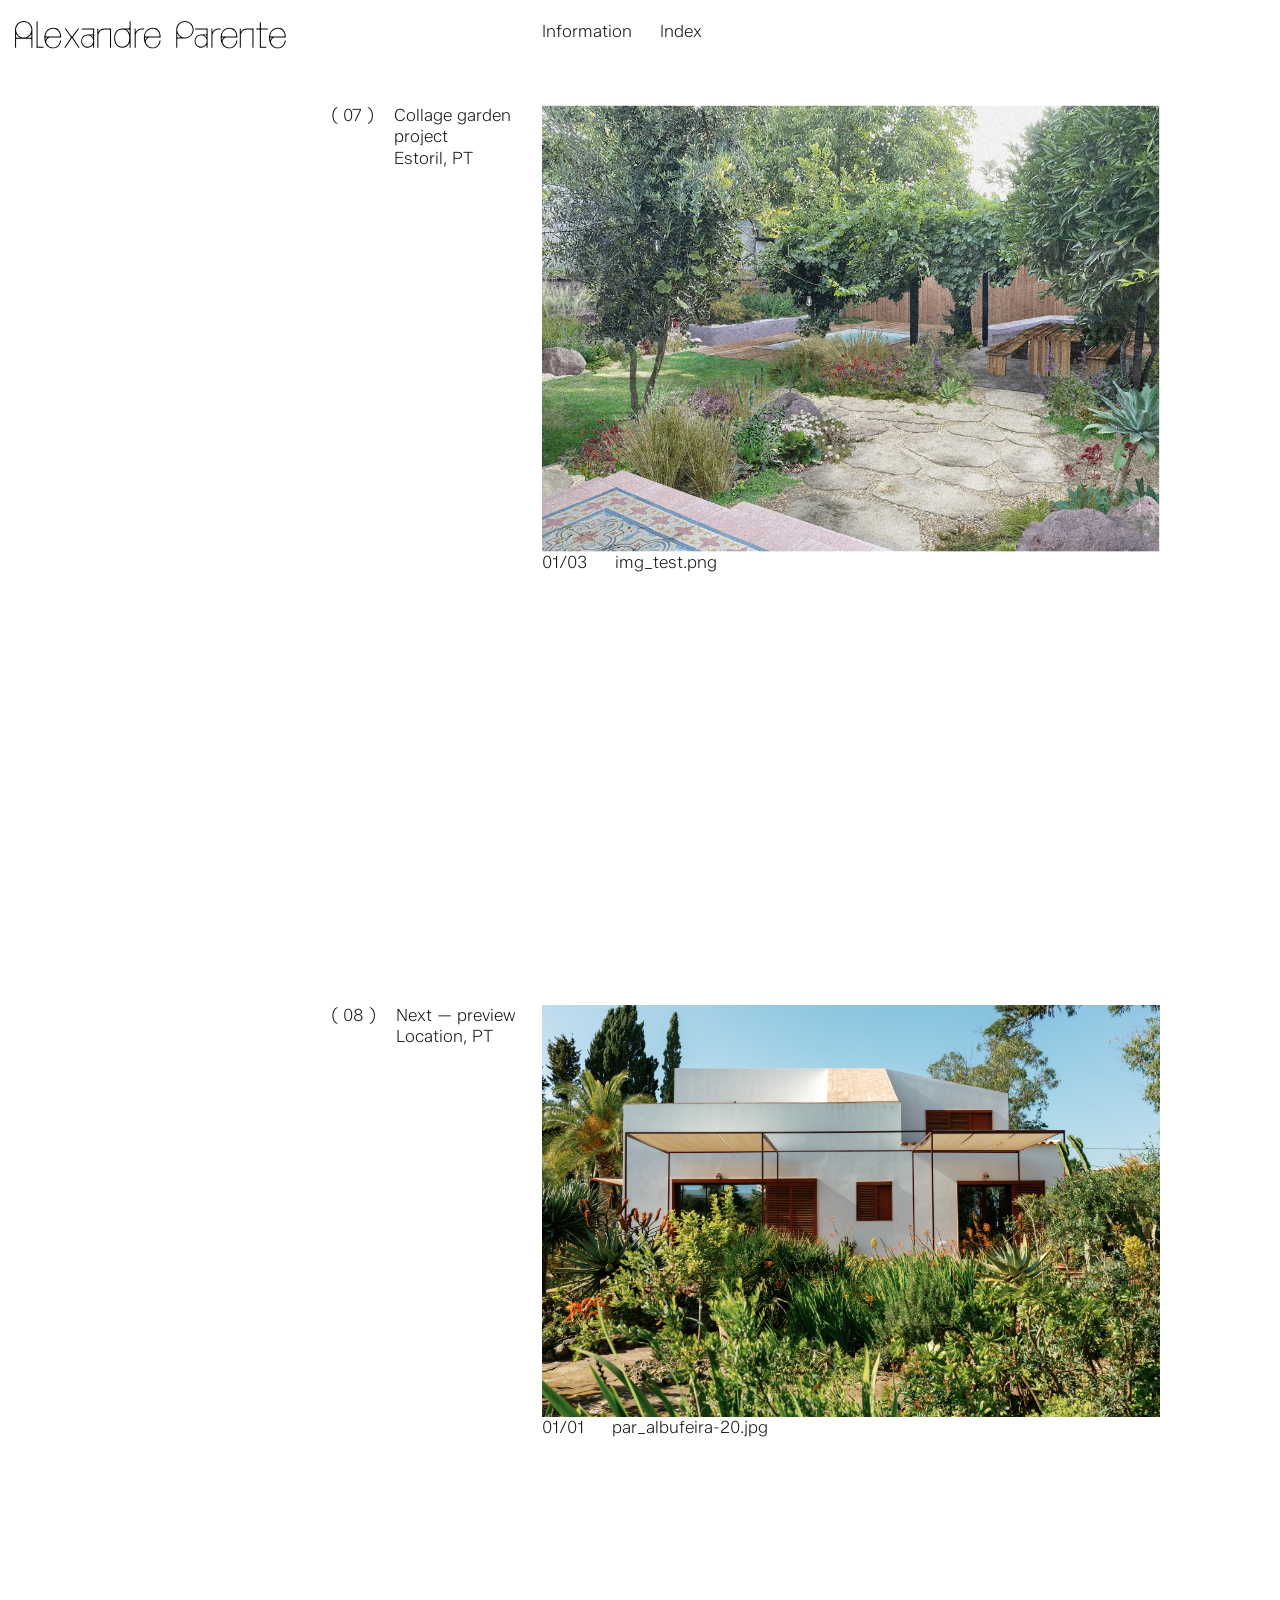
<file: index.html>
<!doctype html>
<html lang="en">
  <head>
    <meta charset="UTF-8" />
    <meta name="viewport" content="width=device-width, initial-scale=1.0" />
    <meta
      name="description"
      content="Alexandre Parente is an architect working with landscape and spatial research."
    />
    <meta name="author" content="Alexandre Parente" />
    <meta name="theme-color" content="#ffffff" />
    <title>Alexandre Parente — Landscape and Spatial Research</title>
    <link rel="stylesheet" href="style.css" />
    <script src="main.js" defer></script>
  </head>

  <body>
    <header class="site-header" aria-label="Site header">
      <a class="site-brand element-reveal" href="info.html" aria-label="Alexandre Parente, information">
        <img src="assets/graphics/Logo.svg" alt="Alexandre Parente" />
      </a>

      <nav class="site-navigation" aria-label="Main navigation">
        <a class="text-link text-reveal" href="info.html">Information</a>
        <button class="text-link text-reveal" type="button" data-open-dialog="project-index">
          Index
        </button>
      </nav>
    </header>

    <main id="projects" class="project-index" aria-label="Selected projects">
      <!-- Project panels are created from the project list in main.js. -->
    </main>

    <dialog class="site-dialog" id="project-index" aria-labelledby="index-title">
      <div class="dialog-heading">
        <h2 id="index-title">Index</h2>
        <button class="dialog-close" type="button" aria-label="Close index" data-close-dialog>
          Close
        </button>
      </div>
      <ol class="index-list" id="index-list"></ol>
    </dialog>

  </body>
</html>
</file>
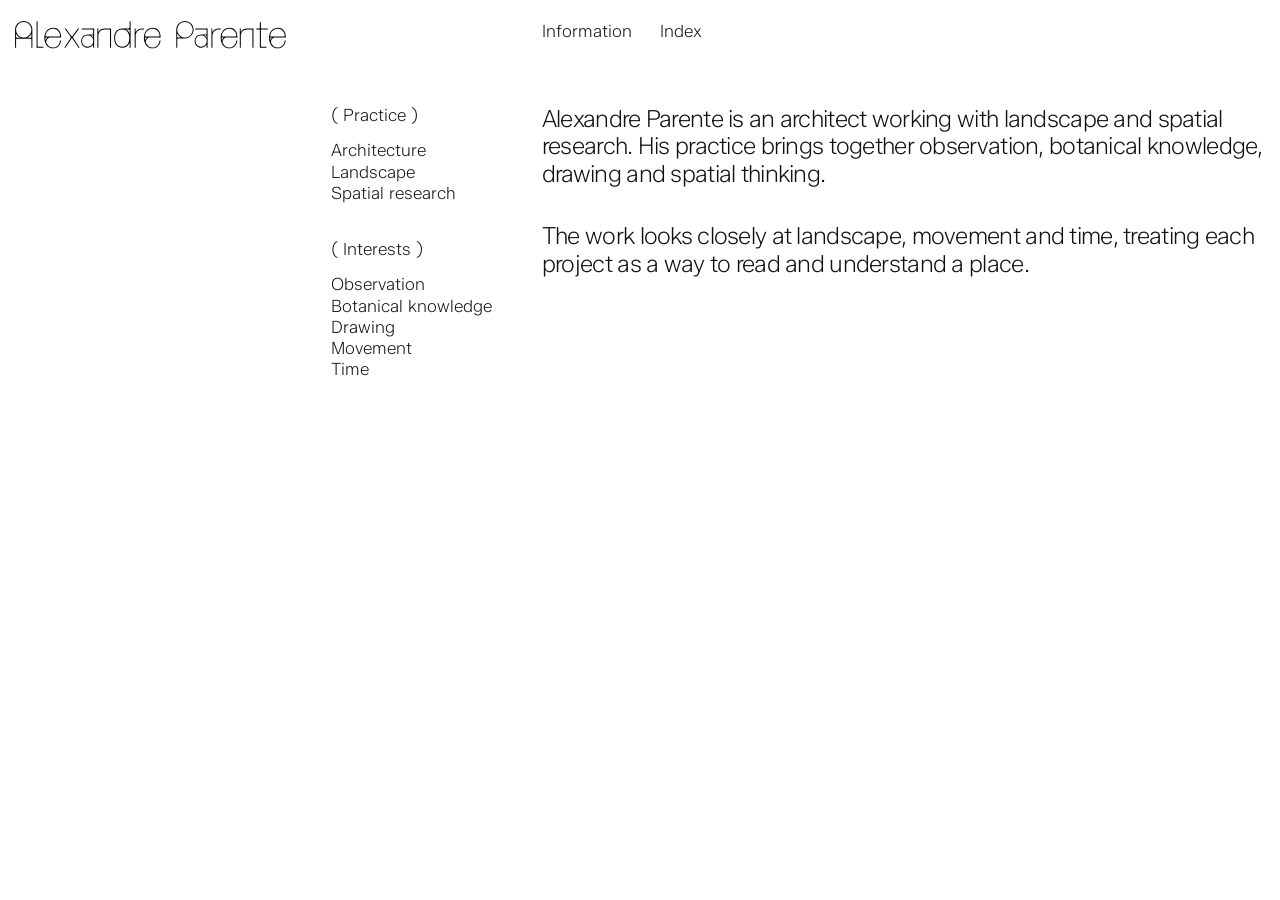
<file: info.html>
<!doctype html>
<html lang="en">
  <head>
    <meta charset="UTF-8" />
    <meta name="viewport" content="width=device-width, initial-scale=1.0" />
    <meta
      name="description"
      content="Information about Alexandre Parente's work with landscape and spatial research."
    />
    <meta name="author" content="Alexandre Parente" />
    <meta name="theme-color" content="#ffffff" />
    <title>Information — Alexandre Parente</title>
    <link rel="stylesheet" href="style.css" />
  </head>

  <body class="information-page">
    <header class="site-header" aria-label="Site header">
      <a class="site-brand element-reveal" href="info.html" aria-label="Alexandre Parente, information">
        <img src="assets/graphics/Logo.svg" alt="Alexandre Parente" />
      </a>

      <nav class="site-navigation" aria-label="Main navigation">
        <a class="text-link text-reveal" href="info.html" aria-current="page">Information</a>
        <a class="text-link text-reveal" href="index.html">Index</a>
      </nav>
    </header>

    <main class="information-layout">
      <div class="information-copy">
        <p class="text-reveal">
          Alexandre Parente is an architect working with landscape and spatial
          research. His practice brings together observation, botanical knowledge,
          drawing and spatial thinking.
        </p>
        <p class="text-reveal">
          The work looks closely at landscape, movement and time, treating each
          project as a way to read and understand a place.
        </p>
      </div>

      <aside class="information-details" aria-label="Practice">
        <section class="information-group text-reveal">
          <h2>( Practice )</h2>
          <p>Architecture<br />Landscape<br />Spatial research</p>
        </section>

        <section class="information-group text-reveal">
          <h2>( Interests )</h2>
          <p>Observation<br />Botanical knowledge<br />Drawing<br />Movement<br />Time</p>
        </section>
      </aside>
    </main>
  </body>
</html>
</file>
<file: style.css>
@font-face {
  font-family: "Zalando Sans";
  src: url("assets/fonts/ZalandoSans-ExtraLight.ttf") format("truetype");
  font-style: normal;
  font-weight: 200;
  font-display: swap;
}

:root {
  color: #111;
  background: #fff;
  font-family: "Zalando Sans", Arial, sans-serif;
  font-size: 14px;
  font-synthesis: none;
  text-rendering: optimizeLegibility;
  -webkit-font-smoothing: antialiased;
  -moz-osx-font-smoothing: grayscale;
  --page-gutter: 1.15vw;
  --grid-gap: 1.15vw;
  --reveal-ease: cubic-bezier(0.4, 0, 0.2, 1);
}

* {
  box-sizing: border-box;
}

html {
  scroll-behavior: smooth;
  scroll-snap-type: y mandatory;
}

body {
  min-width: 760px;
  margin: 0;
  background: #fff;
  font-size: 17px;
  font-weight: 200;
}

button,
a {
  color: inherit;
  font: inherit;
}

button {
  padding: 0;
  border: 0;
  background: none;
}

.site-header,
.project {
  display: grid;
  grid-template-columns: repeat(12, minmax(0, 1fr));
  column-gap: var(--grid-gap);
  padding-inline: var(--page-gutter);
}

.site-header {
  position: fixed;
  z-index: 5;
  inset: 0;
  align-items: start;
  padding-top: 1.5rem;
  pointer-events: none;
}

.site-brand {
  grid-column: 1 / span 3;
  display: block;
  width: min(100%, 23rem);
  line-height: 0;
  pointer-events: auto;
  --reveal-blur: 16px;
}

.site-brand img {
  display: block;
  width: 90%;
  height: auto;
}

.site-navigation {
  grid-column: 6 / span 2;
  justify-self: start;
  display: flex;
  gap: 2rem;
  width: max-content;
  white-space: nowrap;
  pointer-events: auto;
}

.site-navigation > :nth-child(1) {
  --reveal-delay: 180ms;
}

.site-navigation > :nth-child(2) {
  --reveal-delay: 260ms;
}

.text-link,
.dialog-close {
  cursor: pointer;
  text-decoration: none;
}

.text-link:hover,
.dialog-close:hover,
.index-list a:hover {
  opacity: 0.55;
}

.project-index {
  width: 100%;
}

.project {
  min-height: 100vh;
  min-height: 100svh;
  align-items: start;
  align-content: start;
  row-gap: 0;
  padding-top: 7.5rem;
  scroll-snap-align: start;
  scroll-snap-stop: always;
}

.project-caption {
  grid-column: 4 / span 2;
  display: grid;
  grid-template-columns: auto 1fr;
  align-items: start;
  gap: 1.4rem;
  margin: 0;
  font-size: 17px;
  line-height: 1.25;
}

.project-number {
  white-space: nowrap;
}

.project-title,
.project-location {
  display: block;
}

.project-title {
  margin: 0;
  font: inherit;
}

.project-visual {
  grid-column: 6 / span 6;
  position: relative;
  width: 100%;
  margin: 0;
}

.project-slide {
  display: none;
  position: relative;
  width: 100%;
  margin: 0;
}

.project-slide.is-active {
  display: block;
}

.project-slide img {
  display: block;
  width: auto;
  height: auto;
  max-width: 100%;
  max-height: 72svh;
  object-fit: contain;
}

.slider-zone {
  position: absolute;
  z-index: 3;
  top: 0;
  bottom: 0;
  width: 50%;
  cursor: pointer;
}

.slider-zone--previous {
  left: 0;
  cursor: w-resize;
}

.slider-zone--next {
  right: 0;
  cursor: e-resize;
}

.project-footer {
  grid-column: 6 / span 2;
  justify-self: start;
  display: flex;
  gap: 2rem;
  align-items: baseline;
  width: max-content;
  font-size: 17px;
  line-height: 1.2;
  margin-top: 0;
  white-space: nowrap;
}

.image-credit,
.slide-counter {
  display: block;
}

.visually-hidden {
  position: absolute;
  width: 1px;
  height: 1px;
  padding: 0;
  overflow: hidden;
  clip: rect(0, 0, 0, 0);
  white-space: nowrap;
  clip-path: inset(50%);
}

.site-dialog {
  position: fixed;
  inset: 50% auto auto 50%;
  width: min(42rem, calc(100vw - 3rem));
  max-width: none;
  max-height: min(75vh, 48rem);
  padding: 2rem;
  border: 1px solid #111;
  color: #111;
  background: #fff;
  transform: translate(-50%, -50%);
}

.site-dialog::backdrop {
  background: rgb(255 255 255 / 75%);
}

.dialog-heading {
  display: flex;
  align-items: baseline;
  justify-content: space-between;
  gap: 2rem;
  margin-bottom: 2rem;
}

.dialog-heading h2 {
  margin: 0;
  font-size: inherit;
  font-weight: 200;
}

.index-list {
  display: grid;
  gap: 0.8rem;
  margin: 0;
  padding: 0;
  list-style: none;
}

.index-list a {
  display: grid;
  grid-template-columns: 4rem 1fr auto;
  gap: 1rem;
  color: inherit;
  text-decoration: none;
}

.information-copy {
  max-width: 28rem;
  margin: 0;
  line-height: 1.5;
}

.information-page .site-header {
  align-items: start;
}

.information-layout {
  display: grid;
  grid-template-columns: repeat(12, minmax(0, 1fr));
  column-gap: var(--grid-gap);
  align-items: start;
  min-height: 100vh;
  min-height: 100svh;
  padding: 7.5rem var(--page-gutter) 3rem;
}

.information-page .information-copy {
  grid-column: 6 / span 7;
  align-self: start;
  max-width: none;
  margin: 0;
  font-size: clamp(1.65rem, 1.85vw, 2.15rem);
  letter-spacing: -0.03em;
  line-height: 1.16;
}

.information-page .information-copy p {
  margin: 0 0 2.5rem;
}

.information-page .information-copy p:nth-child(1) {
  --reveal-delay: 240ms;
}

.information-page .information-copy p:nth-child(2) {
  --reveal-delay: 360ms;
}

.information-details {
  grid-column: 4 / span 2;
  grid-row: 1;
  align-self: start;
  display: flex;
  flex-direction: column;
  align-items: start;
  gap: 2.5rem;
  font-size: 17px;
  line-height: 1.25;
}

.information-group:nth-child(1) {
  --reveal-delay: 440ms;
}

.information-group:nth-child(2) {
  --reveal-delay: 540ms;
}

.information-group h2,
.information-group p {
  margin: 0;
  font: inherit;
}

.information-group h2 {
  margin-bottom: 1rem;
}

.text-reveal {
  animation: text-reveal 1100ms var(--reveal-ease) both;
  animation-delay: var(--reveal-delay, 0ms);
}

.element-reveal {
  animation: element-reveal 1200ms var(--reveal-ease) both;
  animation-delay: var(--reveal-delay, 0ms);
}

@keyframes text-reveal {
  from {
    opacity: 0;
  }

  to {
    opacity: 1;
  }
}

@keyframes element-reveal {
  from {
    filter: blur(var(--reveal-blur, 8px));
    opacity: 0;
  }

  to {
    filter: none;
    opacity: 1;
  }
}

@media (prefers-reduced-motion: reduce) {
  html {
    scroll-behavior: auto;
  }

  .text-reveal,
  .element-reveal {
    animation: none;
  }
}
</file>
